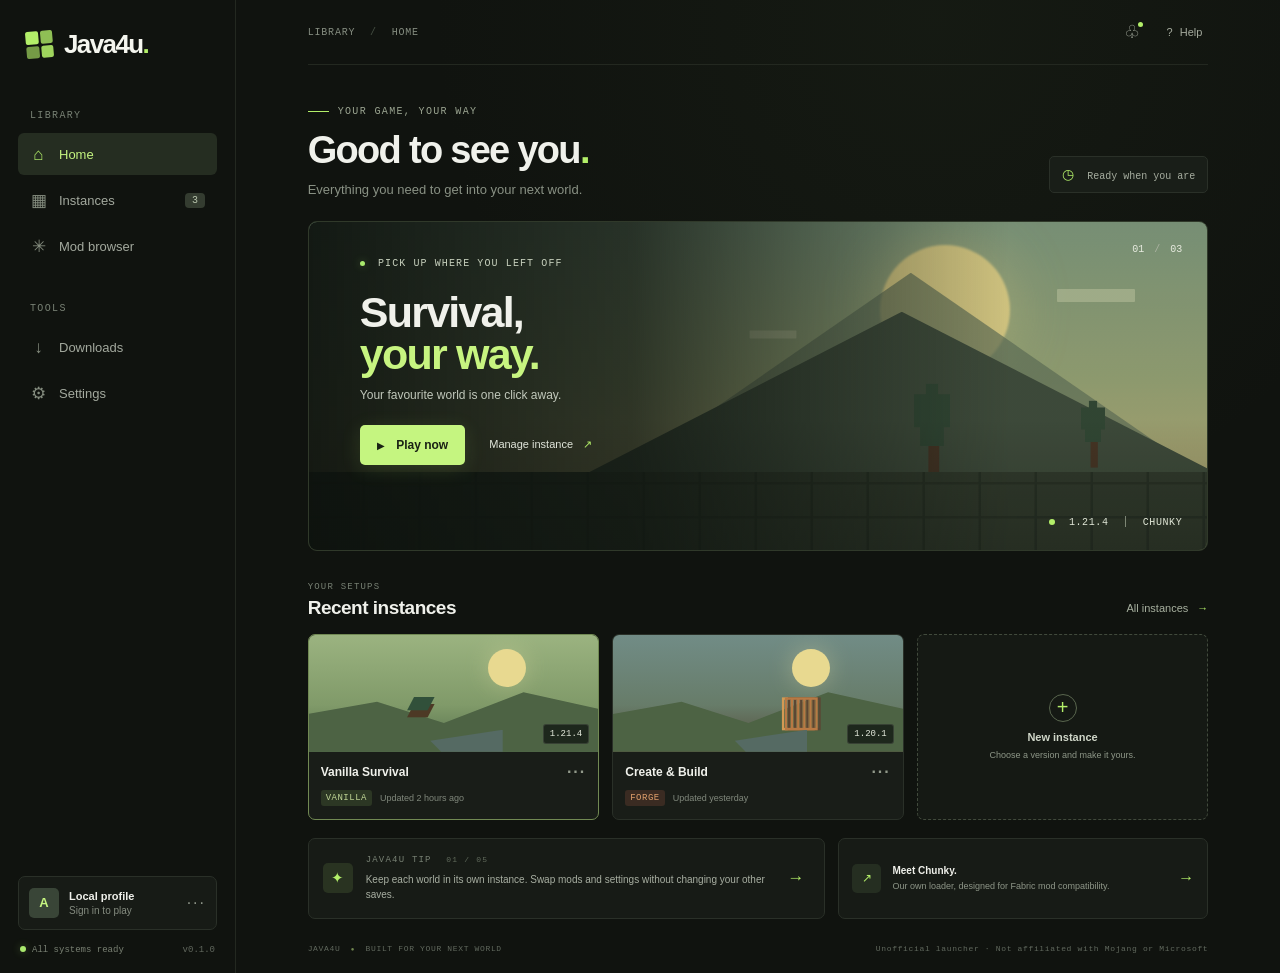
<file: Java4u-GitHub-Upload/index.html>
<!doctype html>
<html lang="en">
  <head>
    <meta charset="UTF-8" />
    <meta name="viewport" content="width=device-width, initial-scale=1.0" />
    <meta name="theme-color" content="#10130f" />
    <title>Java4u — Minecraft launcher</title>
    <link rel="stylesheet" href="./styles.css" />
  </head>
  <body>
    <div class="app-shell">
      <aside class="sidebar">
        <a class="brand" href="#home" aria-label="Java4u home">
          <span class="brand-mark"><span></span><span></span><span></span><span></span></span>
          <span class="brand-name">Java4u<span class="brand-period">.</span></span>
        </a>

        <div class="side-label">LIBRARY</div>
        <nav class="main-nav" aria-label="Main navigation">
          <a class="nav-item active" href="#home"><span class="nav-icon">⌂</span>Home</a>
          <a class="nav-item" href="#instances"><span class="nav-icon">▦</span>Instances<span class="nav-count">3</span></a>
          <a class="nav-item" href="#mods"><span class="nav-icon">✳</span>Mod browser</a>
        </nav>

        <div class="side-label tools-label">TOOLS</div>
        <nav class="main-nav" aria-label="Tools">
          <a class="nav-item" href="#downloads"><span class="nav-icon">↓</span>Downloads</a>
          <a class="nav-item" href="#settings"><span class="nav-icon">⚙</span>Settings</a>
        </nav>

        <div class="sidebar-bottom">
          <div class="account-card">
            <div class="avatar">A</div>
            <div class="account-copy"><strong>Local profile</strong><span>Sign in to play</span></div>
            <span class="more">···</span>
          </div>
          <div class="sidebar-foot"><span class="status-dot"></span>All systems ready <span class="version">v0.1.0</span></div>
        </div>
      </aside>

      <main class="main-content" id="home">
        <header class="topbar">
          <div class="breadcrumb">LIBRARY <span>/</span> HOME</div>
          <div class="top-actions"><button class="icon-button" aria-label="Notifications">♧<i></i></button><button class="help-button">? <span>Help</span></button></div>
        </header>

        <section class="welcome-row">
          <div><div class="eyebrow"><span class="eyebrow-line"></span> YOUR GAME, YOUR WAY</div><h1>Good to see you<span class="period">.</span></h1><p class="welcome-sub">Everything you need to get into your next world.</p></div>
          <div class="date-chip"><span class="sun-icon">◷</span> Ready when you are</div>
        </section>

        <section class="hero-card" aria-label="Featured instance">
          <div class="hero-art">
            <div class="sun"></div><div class="mountain mountain-back"></div><div class="mountain mountain-front"></div>
            <div class="pixel-tree tree-one"><i></i><b></b></div><div class="pixel-tree tree-two"><i></i><b></b></div>
            <div class="ground"></div><div class="pixel-cloud cloud-one"></div><div class="pixel-cloud cloud-two"></div>
            <div class="art-grid"></div>
          </div>
          <div class="hero-overlay"></div>
          <div class="hero-content">
          <div class="hero-kicker"><span class="live-pip"></span> PICK UP WHERE YOU LEFT OFF</div>
            <h2>Survival,<br /><em>your way.</em></h2>
            <p>Your favourite world is one click away.</p>
            <div class="hero-actions"><button class="play-button" id="play-button"><span class="play-triangle">▶</span> Play now</button><button class="ghost-button" id="manage-button">Manage instance <span>↗</span></button></div>
          </div>
          <div class="hero-version"><span class="version-dot"></span> 1.21.4 <span class="version-divider"></span> CHUNKY</div>
          <div class="hero-index">01 <span>/</span> 03</div>
        </section>

        <section class="section-head"><div><div class="section-eyebrow">YOUR SETUPS</div><h2>Recent instances</h2></div><button class="text-link" id="all-instances">All instances <span>→</span></button></section>
        <section class="instance-grid" id="instances">
          <article class="instance-card selected" tabindex="0" data-name="Vanilla Survival">
            <div class="instance-thumb thumb-forest"><span class="thumb-sun"></span><span class="thumb-hill"></span><span class="thumb-tree">▰</span><span class="thumb-water"></span><span class="thumb-version">1.21.4</span></div>
            <div class="instance-info"><div class="instance-title"><h3>Vanilla Survival</h3><span class="instance-menu">···</span></div><div class="instance-meta"><span class="loader-tag vanilla">VANILLA</span><span>Updated 2 hours ago</span></div></div>
          </article>
          <article class="instance-card" tabindex="0" data-name="Create & Build">
            <div class="instance-thumb thumb-copper"><span class="thumb-sun"></span><span class="thumb-hill"></span><span class="thumb-machine">▥</span><span class="thumb-water"></span><span class="thumb-version">1.20.1</span></div>
            <div class="instance-info"><div class="instance-title"><h3>Create &amp; Build</h3><span class="instance-menu">···</span></div><div class="instance-meta"><span class="loader-tag forge">FORGE</span><span>Updated yesterday</span></div></div>
          </article>
          <button class="new-instance" id="new-instance"><span class="plus">+</span><strong>New instance</strong><span>Choose a version and make it yours.</span></button>
        </section>

        <section class="bottom-row">
          <div class="tip-card"><div class="tip-icon">✦</div><div><div class="section-eyebrow">JAVA4U TIP <span class="tip-number">01 / 05</span></div><p>Keep each world in its own instance. Swap mods and settings without changing your other saves.</p></div><button class="tip-next" aria-label="Next tip">→</button></div>
          <a class="release-card" href="#release"><span class="release-icon">↗</span><span><strong>Meet Chunky.</strong><small>Our own loader, designed for Fabric mod compatibility.</small></span><span class="release-arrow">→</span></a>
        </section>
        <footer class="main-footer"><span>JAVA4U <span class="footer-dot">●</span> BUILT FOR YOUR NEXT WORLD</span><span>Unofficial launcher · Not affiliated with Mojang or Microsoft</span></footer>
      </main>
    </div>
    <dialog id="info-dialog" class="info-dialog"><button class="dialog-close" aria-label="Close">×</button><div class="eyebrow"><span class="eyebrow-line"></span> JAVA4U PREVIEW</div><h2 id="dialog-title">Coming soon<span class="period">.</span></h2><p id="dialog-copy">This part of Java4u is being built. The next step is connecting the interface to real game instances and Microsoft sign-in.</p><button class="play-button dialog-ok">Got it</button></dialog>
    <script src="./app.js"></script>
  </body>
</html>
</file>
<file: Java4u-GitHub-Upload/styles.css>
:root {
  font-family: 'Segoe UI', sans-serif;
  color: #f0f1eb;
  background: #10130f;
  font-synthesis: none;
  text-rendering: optimizeLegibility;
  --bg: #10130f;
  --panel: #181c17;
  --line: #292f27;
  --muted: #858c80;
  --green: #b3ef69;
  --lime: #c5f580;
  --mono: 'Cascadia Mono', Consolas, monospace;
  --display: 'Segoe UI', sans-serif;
}

* { box-sizing: border-box; }
body { margin: 0; min-width: 860px; min-height: 100vh; background: radial-gradient(ellipse at 73% 2%, rgba(56,72,43,.13), transparent 38%), var(--bg); }
button, a { font: inherit; }
button { color: inherit; cursor: pointer; }
h1, h2, h3, p { margin: 0; }
.app-shell { min-height: 100vh; display: grid; grid-template-columns: 236px 1fr; max-width: 1800px; margin: auto; }
.sidebar { border-right: 1px solid #232820; padding: 27px 18px 18px; display: flex; flex-direction: column; min-height: 100vh; background: rgba(17,20,16,.72); }
.brand { height: 34px; display: flex; align-items: center; gap: 11px; color: #f5f6ef; text-decoration: none; margin: 0 0 49px 8px; }
.brand-name { font: 700 26px var(--display); letter-spacing: -1.6px; }
.brand-period, .period { color: var(--green); }
.brand-mark { width: 27px; height: 27px; display: grid; grid-template-columns: 1fr 1fr; gap: 2px; transform: rotate(-5deg); }
.brand-mark span { background: var(--green); border-radius: 2px; }
.brand-mark span:nth-child(2) { opacity: .78; }
.brand-mark span:nth-child(3) { opacity: .62; }
.brand-mark span:nth-child(4) { opacity: .88; }
.side-label, .section-eyebrow, .eyebrow { font: 500 10px var(--mono); letter-spacing: 1.35px; color: #788174; }
.side-label { padding-left: 12px; margin-bottom: 12px; }
.main-nav { display: grid; gap: 4px; }
.nav-item { height: 42px; padding: 0 12px; display: flex; align-items: center; gap: 12px; border-radius: 6px; text-decoration: none; color: #a3a99e; font-size: 13px; transition: background .15s, color .15s; }
.nav-item:hover { background: #1b201a; color: #edf0e7; }
.nav-item.active { background: #252d21; color: var(--lime); }
.nav-icon { width: 17px; text-align: center; font-size: 17px; line-height: 1; color: #858d7f; }
.active .nav-icon { color: var(--green); }
.nav-count { margin-left: auto; background: #343c30; color: #b9c5ad; padding: 2px 7px; border-radius: 4px; font: 10px var(--mono); }
.tools-label { margin-top: 36px; }
.sidebar-bottom { margin-top: auto; }
.account-card { display: flex; align-items: center; gap: 10px; border: 1px solid #2a3028; background: #171b16; border-radius: 7px; padding: 11px 10px; margin-bottom: 15px; }
.avatar { width: 30px; height: 30px; display: grid; place-items: center; border-radius: 5px; background: #394537; color: var(--lime); font: 600 13px var(--display); }
.account-copy { display: grid; gap: 3px; min-width: 0; }
.account-copy strong { font-size: 11px; font-weight: 600; }
.account-copy span { color: #858c80; font-size: 10px; }
.more { margin-left: auto; color: #8d9488; letter-spacing: 2px; }
.sidebar-foot { font: 9px var(--mono); color: #798073; white-space: nowrap; padding: 0 2px; }
.status-dot, .live-pip { display: inline-block; width: 6px; height: 6px; border-radius: 50%; background: #a9e96d; box-shadow: 0 0 8px #a9e96d55; margin-right: 6px; }
.version { float: right; color: #60675d; }
.main-content { padding: 0 clamp(34px, 5.6vw, 88px) 20px; max-width: 1420px; width: 100%; margin: 0 auto; }
.topbar { height: 65px; display: flex; align-items: center; justify-content: space-between; border-bottom: 1px solid #232820; }
.breadcrumb { font: 10px var(--mono); letter-spacing: .8px; color: #858d80; }
.breadcrumb span { padding: 0 8px; color: #465043; }
.top-actions { display: flex; align-items: center; gap: 15px; }
.icon-button, .help-button { background: none; border: 0; color: #a5ab9e; }
.icon-button { position: relative; font-size: 18px; }
.icon-button i { position: absolute; right: 3px; top: 2px; width: 5px; height: 5px; background: var(--green); border-radius: 50%; }
.help-button { display: flex; align-items: center; gap: 7px; font-size: 11px; }
.welcome-row { display: flex; justify-content: space-between; align-items: end; margin: 41px 0 24px; }
.eyebrow { display: flex; align-items: center; gap: 9px; color: #9ba591; }
.eyebrow-line { height: 1px; width: 21px; background: var(--green); }
h1 { font: 600 clamp(28px, 3vw, 38px)/1.15 var(--display); letter-spacing: -1.7px; margin-top: 12px; }
.welcome-sub { color: #899184; font-size: 13px; margin-top: 9px; }
.date-chip { font: 10px var(--mono); color: #a7aea0; background: #191e18; border: 1px solid #2a3028; border-radius: 5px; padding: 9px 12px; margin-bottom: 4px; }
.sun-icon { color: var(--green); font-size: 14px; margin-right: 7px; }
.hero-card { height: 330px; position: relative; isolation: isolate; overflow: hidden; border: 1px solid #30392a; border-radius: 9px; background: #29372a; }
.hero-art, .hero-overlay { position: absolute; inset: 0; z-index: -2; overflow: hidden; }
.hero-art { background: linear-gradient(180deg, #829c80 0%, #9ba878 48%, #b5ae78 77%, #6b7650 100%); }
.hero-overlay { z-index: -1; background: linear-gradient(90deg, rgba(12,17,13,.94) 0%, rgba(14,20,15,.78) 36%, rgba(14,20,15,.10) 78%), linear-gradient(0deg, rgba(12,17,13,.28), transparent 40%); }
.sun { position: absolute; width: 130px; height: 130px; border-radius: 50%; background: #e4d58b; top: 23px; right: 22%; filter: blur(1px); box-shadow: 0 0 58px #e4d58b65; }
.mountain { position: absolute; bottom: 72px; clip-path: polygon(0 100%, 50% 0, 100% 100%); }
.mountain-back { right: 0; width: 66%; height: 205px; background: #60715a; opacity: .65; }
.mountain-front { right: -2%; width: 72%; height: 166px; background: #424f3e; }
.ground { position: absolute; bottom: 0; left: 0; right: 0; height: 78px; background: #343d2e; }
.ground:before { content: ''; position: absolute; inset: 0; background: repeating-linear-gradient(90deg, transparent 0 53px, #171e17 54px 56px), repeating-linear-gradient(0deg, transparent 0 31px, #1b2219 32px 34px); opacity: .35; }
.pixel-tree { position: absolute; bottom: 74px; width: 30px; height: 84px; }
.pixel-tree i { position: absolute; bottom: 0; left: 12px; width: 9px; height: 38px; background: #4b3726; }
.pixel-tree b { position: absolute; left: 0; top: 0; width: 30px; height: 52px; background: #344b37; clip-path: polygon(33% 0, 67% 0, 67% 17%, 100% 17%, 100% 70%, 83% 70%, 83% 100%, 17% 100%, 17% 70%, 0 70%, 0 17%, 33% 17%); }
.tree-one { right: 29%; transform: scale(1.2); }
.tree-two { right: 11%; transform: scale(.8); }
.pixel-cloud { position: absolute; background: #d5d9b178; height: 13px; width: 78px; border-radius: 1px; top: 67px; }
.cloud-one { right: 8%; }
.cloud-two { right: 44%; top: 106px; transform: scale(.6); }
.art-grid { position: absolute; inset: 0; background: linear-gradient(90deg, transparent 49.8%, #ffffff0b 50%, transparent 50.2%), linear-gradient(0deg, transparent 49.8%, #ffffff0b 50%, transparent 50.2%); background-size: 64px 64px; opacity: .45; }
.hero-content { position: absolute; left: clamp(25px, 4vw, 54px); top: 36px; }
.hero-kicker { font: 10px var(--mono); letter-spacing: 1.1px; color: #c7d0bd; }
.hero-kicker .live-pip { width: 5px; height: 5px; }
.hero-content h2 { font: 600 43px/.98 var(--display); letter-spacing: -1.8px; margin-top: 22px; }
.hero-content h2 em { font-style: normal; color: #c7f480; }
.hero-content p { color: #c1c8bb; font-size: 12px; margin-top: 13px; }
.hero-actions { display: flex; align-items: center; gap: 18px; margin-top: 23px; }
.play-button { height: 40px; border: 0; border-radius: 5px; background: var(--lime); color: #1a2114; padding: 0 17px; font-size: 12px; font-weight: 700; box-shadow: 0 4px 20px #b3ef6922; transition: transform .15s, filter .15s; }
.play-button:hover { transform: translateY(-1px); filter: brightness(1.05); }
.play-triangle { font-size: 10px; margin-right: 8px; }
.ghost-button { height: 38px; background: transparent; border: 0; color: #e0e5da; font-size: 11px; }
.ghost-button span { margin-left: 7px; color: var(--green); }
.hero-version { position: absolute; right: 25px; bottom: 22px; font: 10px var(--mono); color: #e1e7d7; letter-spacing: .6px; }
.version-dot { display: inline-block; width: 6px; height: 6px; background: var(--green); border-radius: 50%; margin-right: 7px; }
.version-divider { height: 11px; display: inline-block; border-left: 1px solid #d4dec580; margin: 0 10px -2px; }
.hero-index { position: absolute; right: 25px; top: 22px; font: 10px var(--mono); color: #e7eadf; }
.hero-index span { color: #abb3a2; margin: 0 4px; }
.section-head { display: flex; align-items: end; justify-content: space-between; margin: 31px 0 15px; }
.section-eyebrow { font-size: 9px; letter-spacing: 1.2px; }
.section-head h2 { font: 600 19px var(--display); letter-spacing: -.5px; margin-top: 5px; }
.text-link { border: 0; background: none; color: #a7b09f; font-size: 11px; padding: 5px 0; }
.text-link span { color: var(--green); margin-left: 6px; }
.instance-grid { display: grid; grid-template-columns: repeat(3, minmax(0, 1fr)); gap: 13px; }
.instance-card { overflow: hidden; border: 1px solid #2a3028; border-radius: 7px; background: #191d18; min-width: 0; transition: border-color .15s, transform .15s; cursor: pointer; }
.instance-card:hover { border-color: #536345; transform: translateY(-2px); }
.instance-card.selected { border-color: #718953; }
.instance-thumb { height: 117px; position: relative; overflow: hidden; background: linear-gradient(180deg, #a9b77a, #72875f 67%, #555d3d); }
.thumb-forest { background: linear-gradient(180deg, #9bb380, #809a69 60%, #526d4b); }
.thumb-copper { background: linear-gradient(180deg, #718c86, #677c69 60%, #544a38); }
.thumb-sun { position: absolute; width: 38px; height: 38px; border-radius: 50%; background: #e8d990; top: 14px; right: 25%; box-shadow: 0 0 25px #eee8a755; }
.thumb-hill { position: absolute; left: -5%; right: -5%; bottom: 0; height: 64px; background: #4d6344; clip-path: polygon(0 45%, 26% 22%, 47% 55%, 72% 7%, 100% 38%, 100% 100%, 0 100%); }
.thumb-water { position: absolute; bottom: 0; left: 42%; width: 25%; height: 22px; background: #556a63; clip-path: polygon(0 50%, 100% 0, 100% 100%, 15% 100%); }
.thumb-tree { position: absolute; bottom: 30px; left: 34%; font-size: 36px; color: #31503a; text-shadow: 0 7px #4d3925; }
.thumb-machine { position: absolute; bottom: 17px; right: 28%; font-size: 43px; color: #b87944; text-shadow: 3px 0 #5b4734, -3px 0 #d39a54; }
.thumb-version { position: absolute; right: 9px; bottom: 8px; background: #111712c9; border: 1px solid #dce8cd22; border-radius: 3px; padding: 4px 6px; font: 9px var(--mono); color: #e4eadc; }
.instance-info { padding: 11px 12px 13px; }
.instance-title { display: flex; align-items: center; justify-content: space-between; gap: 6px; }
.instance-title h3 { font-size: 12px; font-weight: 600; white-space: nowrap; overflow: hidden; text-overflow: ellipsis; }
.instance-menu { color: #929a8b; font-weight: 700; letter-spacing: 2px; }
.instance-meta { display: flex; align-items: center; gap: 8px; margin-top: 9px; color: #80887c; font-size: 9px; white-space: nowrap; }
.loader-tag { font: 9px var(--mono); letter-spacing: .5px; padding: 3px 5px; border-radius: 3px; }
.vanilla { color: #c1d697; background: #2c3724; }
.forge { color: #e2a16d; background: #3a2b22; }
.new-instance { min-height: 100%; border: 1px dashed #414a3c; border-radius: 7px; background: #151914; display: flex; flex-direction: column; align-items: center; justify-content: center; gap: 7px; color: #8e9788; transition: border-color .15s, background .15s; }
.new-instance:hover { border-color: #87a95e; background: #1a2018; }
.plus { width: 28px; height: 28px; border: 1px solid #59664e; border-radius: 50%; display: grid; place-items: center; color: var(--green); font-size: 20px; font-weight: 300; margin-bottom: 2px; }
.new-instance strong { font-size: 11px; color: #d0d7c9; font-weight: 600; }
.new-instance > span:last-child { font-size: 9px; }
.bottom-row { display: grid; grid-template-columns: 1.4fr 1fr; gap: 13px; margin-top: 18px; }
.tip-card, .release-card { border: 1px solid #2a3028; border-radius: 7px; background: #171b16; min-height: 81px; }
.tip-card { display: flex; align-items: center; gap: 13px; padding: 13px 14px; }
.tip-icon { width: 30px; height: 30px; flex: 0 0 30px; display: grid; place-items: center; border-radius: 5px; background: #293321; color: var(--green); font-size: 15px; }
.tip-number { color: #606a5b; margin-left: 8px; font-size: 8px; }
.tip-card p { margin-top: 7px; color: #a8afa2; font-size: 10px; line-height: 1.5; }
.tip-next { margin-left: auto; background: none; border: 0; color: var(--green); font-size: 17px; }
.release-card { display: flex; align-items: center; gap: 11px; padding: 13px; color: inherit; text-decoration: none; }
.release-icon { width: 29px; height: 29px; display: grid; place-items: center; border-radius: 5px; background: #252e21; color: var(--green); font-size: 12px; }
.release-card > span:nth-child(2) { display: grid; gap: 5px; }
.release-card strong { font-size: 10px; font-weight: 600; }
.release-card small { font-size: 9px; color: #8e9688; }
.release-arrow { margin-left: auto; color: var(--green); }
.main-footer { display: flex; justify-content: space-between; margin-top: 25px; color: #61695e; font: 8px var(--mono); letter-spacing: .65px; }
.footer-dot { font-size: 6px; color: #718750; margin: 0 5px; }
.info-dialog { width: min(440px, calc(100% - 32px)); padding: 31px; border: 1px solid #3a4535; border-radius: 9px; background: #191e18; color: #edf0e9; box-shadow: 0 24px 90px #000a; }
.info-dialog::backdrop { background: #080b08c9; backdrop-filter: blur(4px); }
.dialog-close { position: absolute; right: 17px; top: 12px; background: none; border: 0; color: #929b8b; font-size: 23px; }
.info-dialog h2 { font: 600 28px var(--display); letter-spacing: -1px; margin: 20px 0 10px; }
.info-dialog p { font-size: 13px; line-height: 1.65; color: #a1aa9b; margin-bottom: 20px; }
.dialog-ok { height: 36px; }
.info-dialog .eyebrow { font-size: 9px; }
@media (max-width: 1080px) {
  .app-shell { grid-template-columns: 205px 1fr; }
  .main-content { padding-left: 32px; padding-right: 32px; }
  .hero-card { height: 300px; }
  .instance-grid { gap: 9px; }
  .instance-meta { font-size: 8px; }
  .bottom-row { grid-template-columns: 1fr; }
  .release-card { min-height: 65px; }
  .main-footer { margin-top: 18px; }
}
</file>
